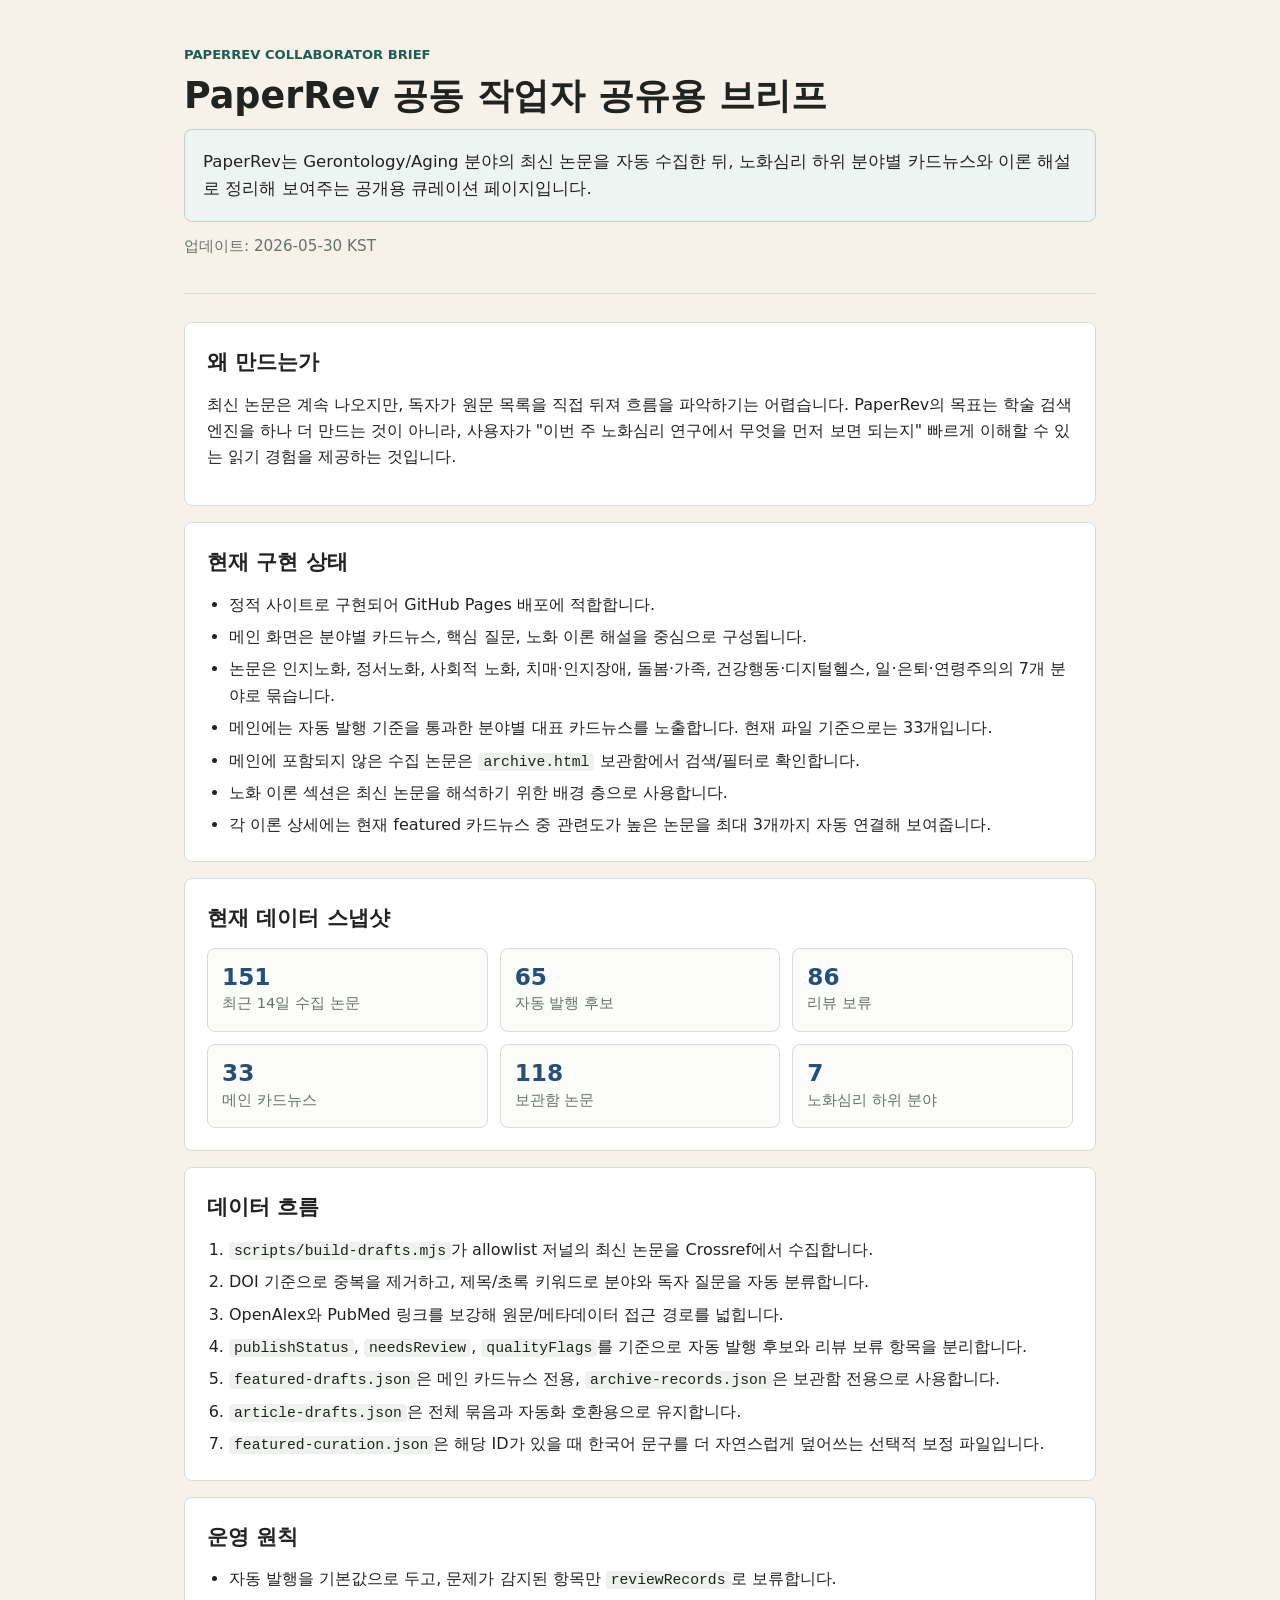
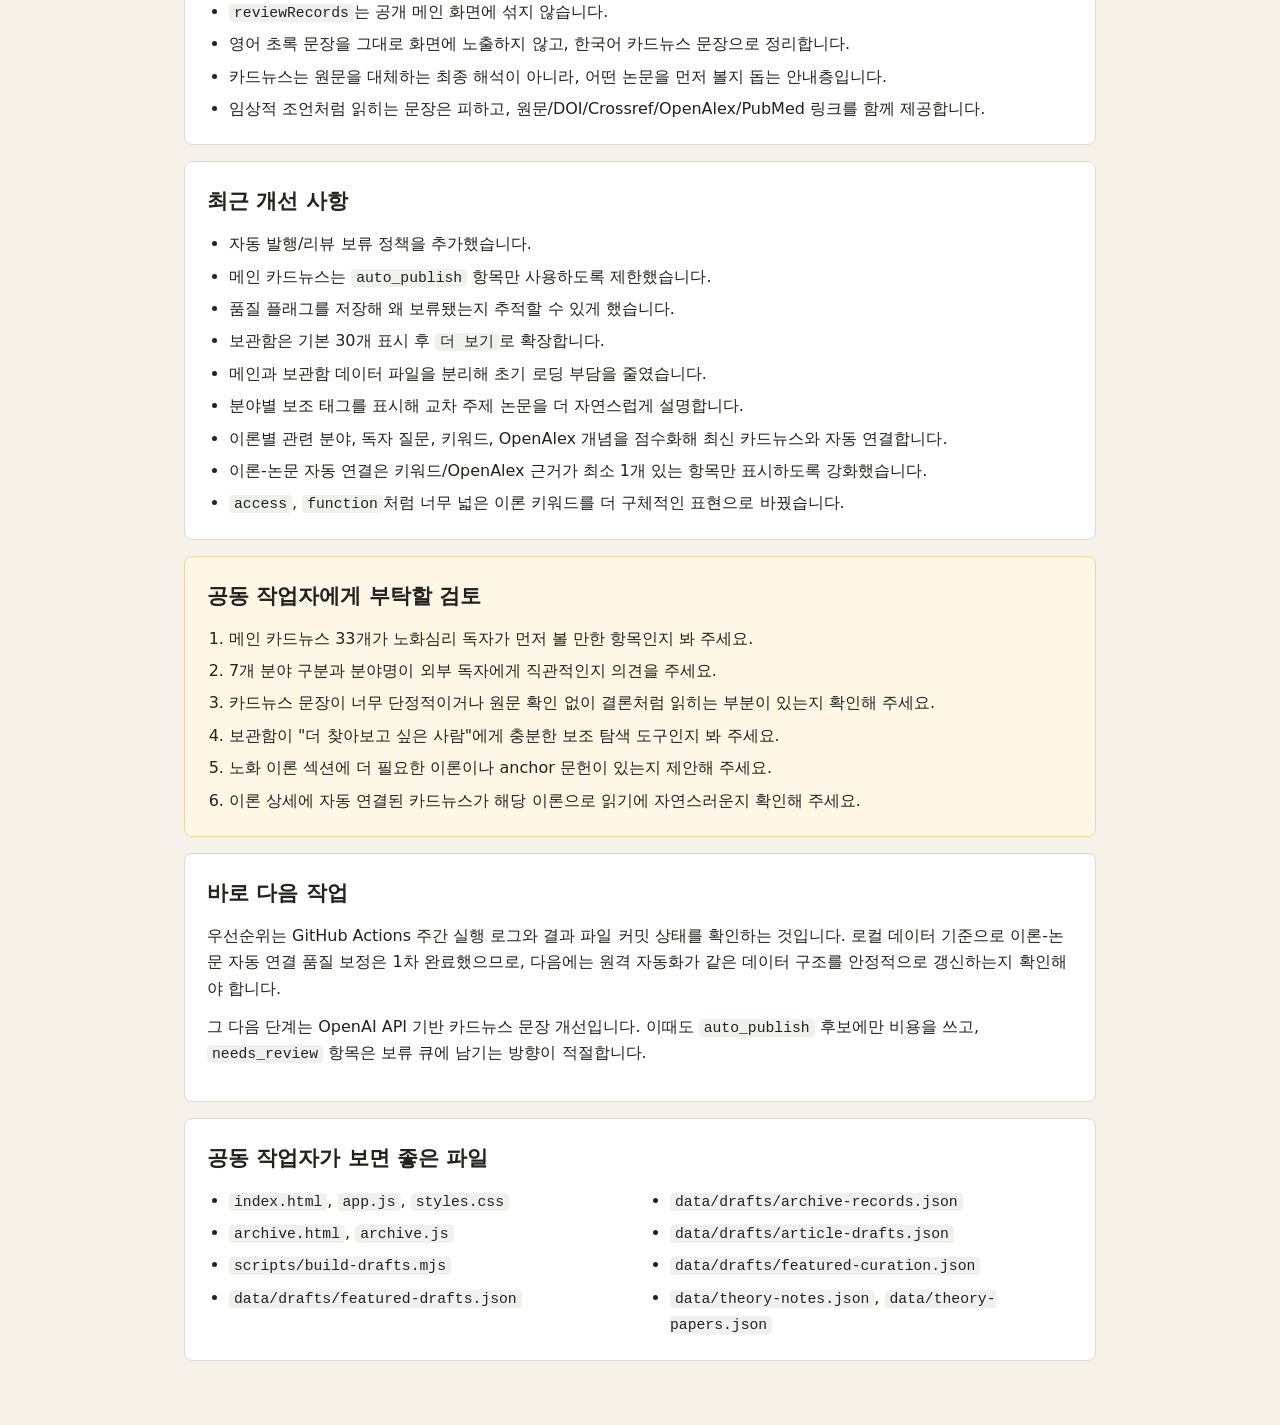
<file: COLLABORATOR_BRIEF.html>
<!doctype html>
<html lang="ko">
  <head>
    <meta charset="utf-8" />
    <meta name="viewport" content="width=device-width, initial-scale=1" />
    <title>PaperRev 공동 작업자 공유용 브리프</title>
    <style>
      :root {
        --bg: #f6f2ea;
        --ink: #20231f;
        --muted: #68726b;
        --line: #d9ddd5;
        --surface: #ffffff;
        --green: #1d5d52;
        --blue: #244f78;
        --soft: #eef4f1;
        --warn: #fff7e6;
      }

      * {
        box-sizing: border-box;
      }

      body {
        margin: 0;
        background: var(--bg);
        color: var(--ink);
        font-family: "Segoe UI", "Apple SD Gothic Neo", "Malgun Gothic", system-ui, sans-serif;
        line-height: 1.65;
      }

      main {
        max-width: 960px;
        margin: 0 auto;
        padding: 44px 24px 64px;
      }

      header {
        margin-bottom: 28px;
        border-bottom: 1px solid var(--line);
        padding-bottom: 22px;
      }

      .eyebrow {
        margin: 0 0 8px;
        color: var(--green);
        font-size: 0.82rem;
        font-weight: 800;
        letter-spacing: 0;
        text-transform: uppercase;
      }

      h1 {
        margin: 0 0 12px;
        font-size: 2.28rem;
        line-height: 1.18;
      }

      h2 {
        margin: 0 0 12px;
        font-size: 1.32rem;
      }

      p {
        margin: 0 0 12px;
      }

      ul,
      ol {
        margin: 0;
        padding-left: 22px;
      }

      li + li {
        margin-top: 6px;
      }

      section {
        border: 1px solid var(--line);
        border-radius: 8px;
        background: var(--surface);
        padding: 22px;
        margin-top: 16px;
      }

      .summary {
        border: 1px solid rgba(29, 93, 82, 0.22);
        border-radius: 8px;
        background: var(--soft);
        padding: 18px;
        font-size: 1.04rem;
      }

      .meta {
        color: var(--muted);
        font-size: 0.95rem;
      }

      .stats {
        display: grid;
        grid-template-columns: repeat(3, minmax(0, 1fr));
        gap: 12px;
      }

      .stat {
        border: 1px solid var(--line);
        border-radius: 8px;
        background: #fbfcfa;
        padding: 14px;
      }

      .stat strong {
        display: block;
        color: var(--blue);
        font-size: 1.45rem;
        line-height: 1.2;
      }

      .stat span {
        color: var(--muted);
        font-size: 0.92rem;
      }

      .callout {
        border-color: #ecd89e;
        background: var(--warn);
      }

      .grid {
        display: grid;
        grid-template-columns: repeat(2, minmax(0, 1fr));
        gap: 16px;
      }

      code {
        border-radius: 4px;
        background: #eef1ee;
        padding: 1px 5px;
        font-family: Consolas, "SFMono-Regular", monospace;
        font-size: 0.92em;
      }

      @media (max-width: 760px) {
        main {
          padding: 28px 16px 48px;
        }

        h1 {
          font-size: 1.82rem;
        }

        .stats,
        .grid {
          grid-template-columns: 1fr;
        }
      }
    </style>
  </head>
  <body>
    <main>
      <header>
        <p class="eyebrow">PaperRev collaborator brief</p>
        <h1>PaperRev 공동 작업자 공유용 브리프</h1>
        <p class="summary">
          PaperRev는 Gerontology/Aging 분야의 최신 논문을 자동 수집한 뒤, 노화심리 하위 분야별
          카드뉴스와 이론 해설로 정리해 보여주는 공개용 큐레이션 페이지입니다.
        </p>
        <p class="meta">업데이트: 2026-05-30 KST</p>
      </header>

      <section>
        <h2>왜 만드는가</h2>
        <p>
          최신 논문은 계속 나오지만, 독자가 원문 목록을 직접 뒤져 흐름을 파악하기는 어렵습니다.
          PaperRev의 목표는 학술 검색엔진을 하나 더 만드는 것이 아니라, 사용자가 "이번 주 노화심리
          연구에서 무엇을 먼저 보면 되는지" 빠르게 이해할 수 있는 읽기 경험을 제공하는 것입니다.
        </p>
      </section>

      <section>
        <h2>현재 구현 상태</h2>
        <ul>
          <li>정적 사이트로 구현되어 GitHub Pages 배포에 적합합니다.</li>
          <li>메인 화면은 분야별 카드뉴스, 핵심 질문, 노화 이론 해설을 중심으로 구성됩니다.</li>
          <li>논문은 인지노화, 정서노화, 사회적 노화, 치매·인지장애, 돌봄·가족, 건강행동·디지털헬스, 일·은퇴·연령주의의 7개 분야로 묶습니다.</li>
          <li>메인에는 자동 발행 기준을 통과한 분야별 대표 카드뉴스를 노출합니다. 현재 파일 기준으로는 33개입니다.</li>
          <li>메인에 포함되지 않은 수집 논문은 <code>archive.html</code> 보관함에서 검색/필터로 확인합니다.</li>
          <li>노화 이론 섹션은 최신 논문을 해석하기 위한 배경 층으로 사용합니다.</li>
          <li>각 이론 상세에는 현재 featured 카드뉴스 중 관련도가 높은 논문을 최대 3개까지 자동 연결해 보여줍니다.</li>
        </ul>
      </section>

      <section>
        <h2>현재 데이터 스냅샷</h2>
        <div class="stats">
          <div class="stat"><strong>151</strong><span>최근 14일 수집 논문</span></div>
          <div class="stat"><strong>65</strong><span>자동 발행 후보</span></div>
          <div class="stat"><strong>86</strong><span>리뷰 보류</span></div>
          <div class="stat"><strong>33</strong><span>메인 카드뉴스</span></div>
          <div class="stat"><strong>118</strong><span>보관함 논문</span></div>
          <div class="stat"><strong>7</strong><span>노화심리 하위 분야</span></div>
        </div>
      </section>

      <section>
        <h2>데이터 흐름</h2>
        <ol>
          <li><code>scripts/build-drafts.mjs</code>가 allowlist 저널의 최신 논문을 Crossref에서 수집합니다.</li>
          <li>DOI 기준으로 중복을 제거하고, 제목/초록 키워드로 분야와 독자 질문을 자동 분류합니다.</li>
          <li>OpenAlex와 PubMed 링크를 보강해 원문/메타데이터 접근 경로를 넓힙니다.</li>
          <li><code>publishStatus</code>, <code>needsReview</code>, <code>qualityFlags</code>를 기준으로 자동 발행 후보와 리뷰 보류 항목을 분리합니다.</li>
          <li><code>featured-drafts.json</code>은 메인 카드뉴스 전용, <code>archive-records.json</code>은 보관함 전용으로 사용합니다.</li>
          <li><code>article-drafts.json</code>은 전체 묶음과 자동화 호환용으로 유지합니다.</li>
          <li><code>featured-curation.json</code>은 해당 ID가 있을 때 한국어 문구를 더 자연스럽게 덮어쓰는 선택적 보정 파일입니다.</li>
        </ol>
      </section>

      <section>
        <h2>운영 원칙</h2>
        <ul>
          <li>자동 발행을 기본값으로 두고, 문제가 감지된 항목만 <code>reviewRecords</code>로 보류합니다.</li>
          <li><code>reviewRecords</code>는 공개 메인 화면에 섞지 않습니다.</li>
          <li>영어 초록 문장을 그대로 화면에 노출하지 않고, 한국어 카드뉴스 문장으로 정리합니다.</li>
          <li>카드뉴스는 원문을 대체하는 최종 해석이 아니라, 어떤 논문을 먼저 볼지 돕는 안내층입니다.</li>
          <li>임상적 조언처럼 읽히는 문장은 피하고, 원문/DOI/Crossref/OpenAlex/PubMed 링크를 함께 제공합니다.</li>
        </ul>
      </section>

      <section>
        <h2>최근 개선 사항</h2>
        <ul>
          <li>자동 발행/리뷰 보류 정책을 추가했습니다.</li>
          <li>메인 카드뉴스는 <code>auto_publish</code> 항목만 사용하도록 제한했습니다.</li>
          <li>품질 플래그를 저장해 왜 보류됐는지 추적할 수 있게 했습니다.</li>
          <li>보관함은 기본 30개 표시 후 <code>더 보기</code>로 확장합니다.</li>
          <li>메인과 보관함 데이터 파일을 분리해 초기 로딩 부담을 줄였습니다.</li>
          <li>분야별 보조 태그를 표시해 교차 주제 논문을 더 자연스럽게 설명합니다.</li>
          <li>이론별 관련 분야, 독자 질문, 키워드, OpenAlex 개념을 점수화해 최신 카드뉴스와 자동 연결합니다.</li>
          <li>이론-논문 자동 연결은 키워드/OpenAlex 근거가 최소 1개 있는 항목만 표시하도록 강화했습니다.</li>
          <li><code>access</code>, <code>function</code>처럼 너무 넓은 이론 키워드를 더 구체적인 표현으로 바꿨습니다.</li>
        </ul>
      </section>

      <section class="callout">
        <h2>공동 작업자에게 부탁할 검토</h2>
        <ol>
          <li>메인 카드뉴스 33개가 노화심리 독자가 먼저 볼 만한 항목인지 봐 주세요.</li>
          <li>7개 분야 구분과 분야명이 외부 독자에게 직관적인지 의견을 주세요.</li>
          <li>카드뉴스 문장이 너무 단정적이거나 원문 확인 없이 결론처럼 읽히는 부분이 있는지 확인해 주세요.</li>
          <li>보관함이 "더 찾아보고 싶은 사람"에게 충분한 보조 탐색 도구인지 봐 주세요.</li>
          <li>노화 이론 섹션에 더 필요한 이론이나 anchor 문헌이 있는지 제안해 주세요.</li>
          <li>이론 상세에 자동 연결된 카드뉴스가 해당 이론으로 읽기에 자연스러운지 확인해 주세요.</li>
        </ol>
      </section>

      <section>
        <h2>바로 다음 작업</h2>
        <p>
          우선순위는 GitHub Actions 주간 실행 로그와 결과 파일 커밋 상태를 확인하는 것입니다.
          로컬 데이터 기준으로 이론-논문 자동 연결 품질 보정은 1차 완료했으므로, 다음에는 원격 자동화가 같은 데이터 구조를 안정적으로 갱신하는지 확인해야 합니다.
        </p>
        <p>
          그 다음 단계는 OpenAI API 기반 카드뉴스 문장 개선입니다. 이때도 <code>auto_publish</code> 후보에만 비용을
          쓰고, <code>needs_review</code> 항목은 보류 큐에 남기는 방향이 적절합니다.
        </p>
      </section>

      <section>
        <h2>공동 작업자가 보면 좋은 파일</h2>
        <div class="grid">
          <ul>
            <li><code>index.html</code>, <code>app.js</code>, <code>styles.css</code></li>
            <li><code>archive.html</code>, <code>archive.js</code></li>
            <li><code>scripts/build-drafts.mjs</code></li>
            <li><code>data/drafts/featured-drafts.json</code></li>
          </ul>
          <ul>
            <li><code>data/drafts/archive-records.json</code></li>
            <li><code>data/drafts/article-drafts.json</code></li>
            <li><code>data/drafts/featured-curation.json</code></li>
            <li><code>data/theory-notes.json</code>, <code>data/theory-papers.json</code></li>
          </ul>
        </div>
      </section>
    </main>
  </body>
</html>
</file>
